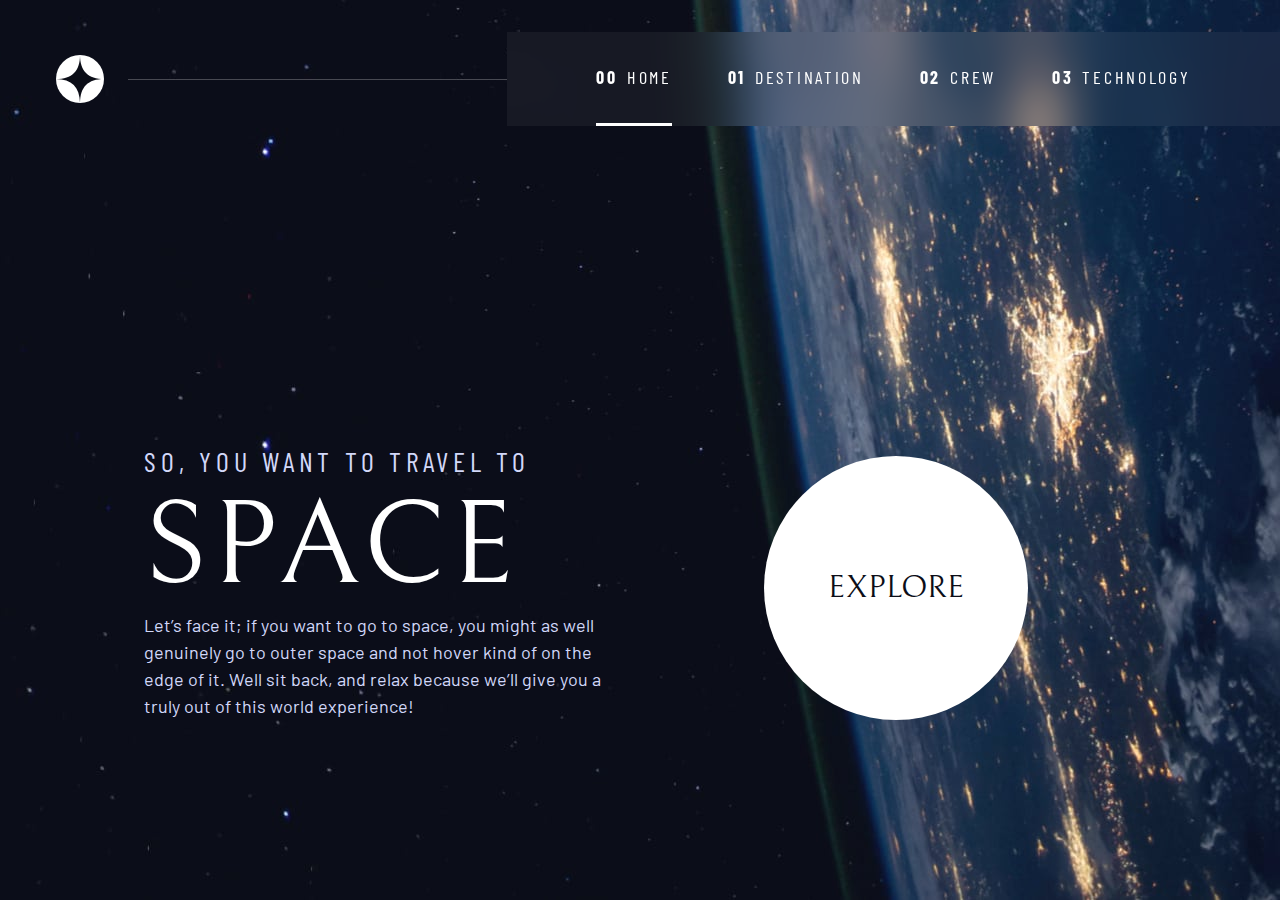
<file: index.html>
<!DOCTYPE html>
<html lang="en">
  <head>
    <meta charset="UTF-8" />
    <meta name="viewport" content="width=device-width, initial-scale=1.0" />

    <link
      rel="icon"
      type="image/png"
      sizes="32x32"
      href="./assets/favicon-32x32.png"
    />
    <!-- Google fonts -->
    <link rel="preconnect" href="https://fonts.googleapis.com" />
    <link rel="preconnect" href="https://fonts.gstatic.com" crossorigin />
    <link
      href="https://fonts.googleapis.com/css2?family=Barlow+Condensed:wght@400;700&family=Bellefair&family=Barlow:wght@400;700&display=swap"
      rel="stylesheet"
    />

    <!-- Our custom CSS -->
    <link rel="stylesheet" href="style.css" />
    <title>Frontend Mentor | Space tourism website</title>
    <script src="Navigation.js" defer></script>
  </head>
  <body class="home">
    <a class="skip-to-content" href="#main">Skip to content</a>
    <header class="primary-header flex">
      <div>
        <img
          src="./assets/shared/logo.svg"
          alt="space tourism logo"
          class="logo"
        />
      </div>
      <button class="mobile-nav-toggle" aria-controls="primary-navigation">
        <span class="sr-only" aria-expanded="false">Menu</span>
      </button>
      <nav>
        <ul
          id="primary-navigation"
          data-visible="false"
          class="primary-navigation underline-indicators flex"
        >
          <li class="active">
            <a
              class="ff-sans-cond uppercase text-white letter-spacing-2"
              href="index.html"
              ><span aria-hidden="true">00</span>Home</a
            >
          </li>
          <li>
            <a
              class="ff-sans-cond uppercase text-white letter-spacing-2"
              href="destination.html"
              ><span aria-hidden="true">01</span>Destination</a
            >
          </li>
          <li>
            <a
              class="ff-sans-cond uppercase text-white letter-spacing-2"
              href="crew.html"
              ><span aria-hidden="true">02</span>Crew</a
            >
          </li>
          <li>
            <a
              class="ff-sans-cond uppercase text-white letter-spacing-2"
              href="technology.html"
              ><span aria-hidden="true">03</span>Technology</a
            >
          </li>
        </ul>
      </nav>
    </header>

    <main id="main" class="grid-container grid-container--home">
      <div>
        <h1 class="text-accent fs-500 ff-sans-cond uppercase letter-spacing-1">
          So, you want to travel to
          <span class="d-block fs-900 ff-serif text-white">Space</span>
        </h1>

        <p class="text-accent">
          Let’s face it; if you want to go to space, you might as well genuinely
          go to outer space and not hover kind of on the edge of it. Well sit
          back, and relax because we’ll give you a truly out of this world
          experience!
        </p>
      </div>
      <div>
        <a
          href="destination.html"
          class="large-button uppercase ff-serif text-dark bg-white"
          >Explore</a
        >
      </div>
    </main>
  </body>
</html>
</file>
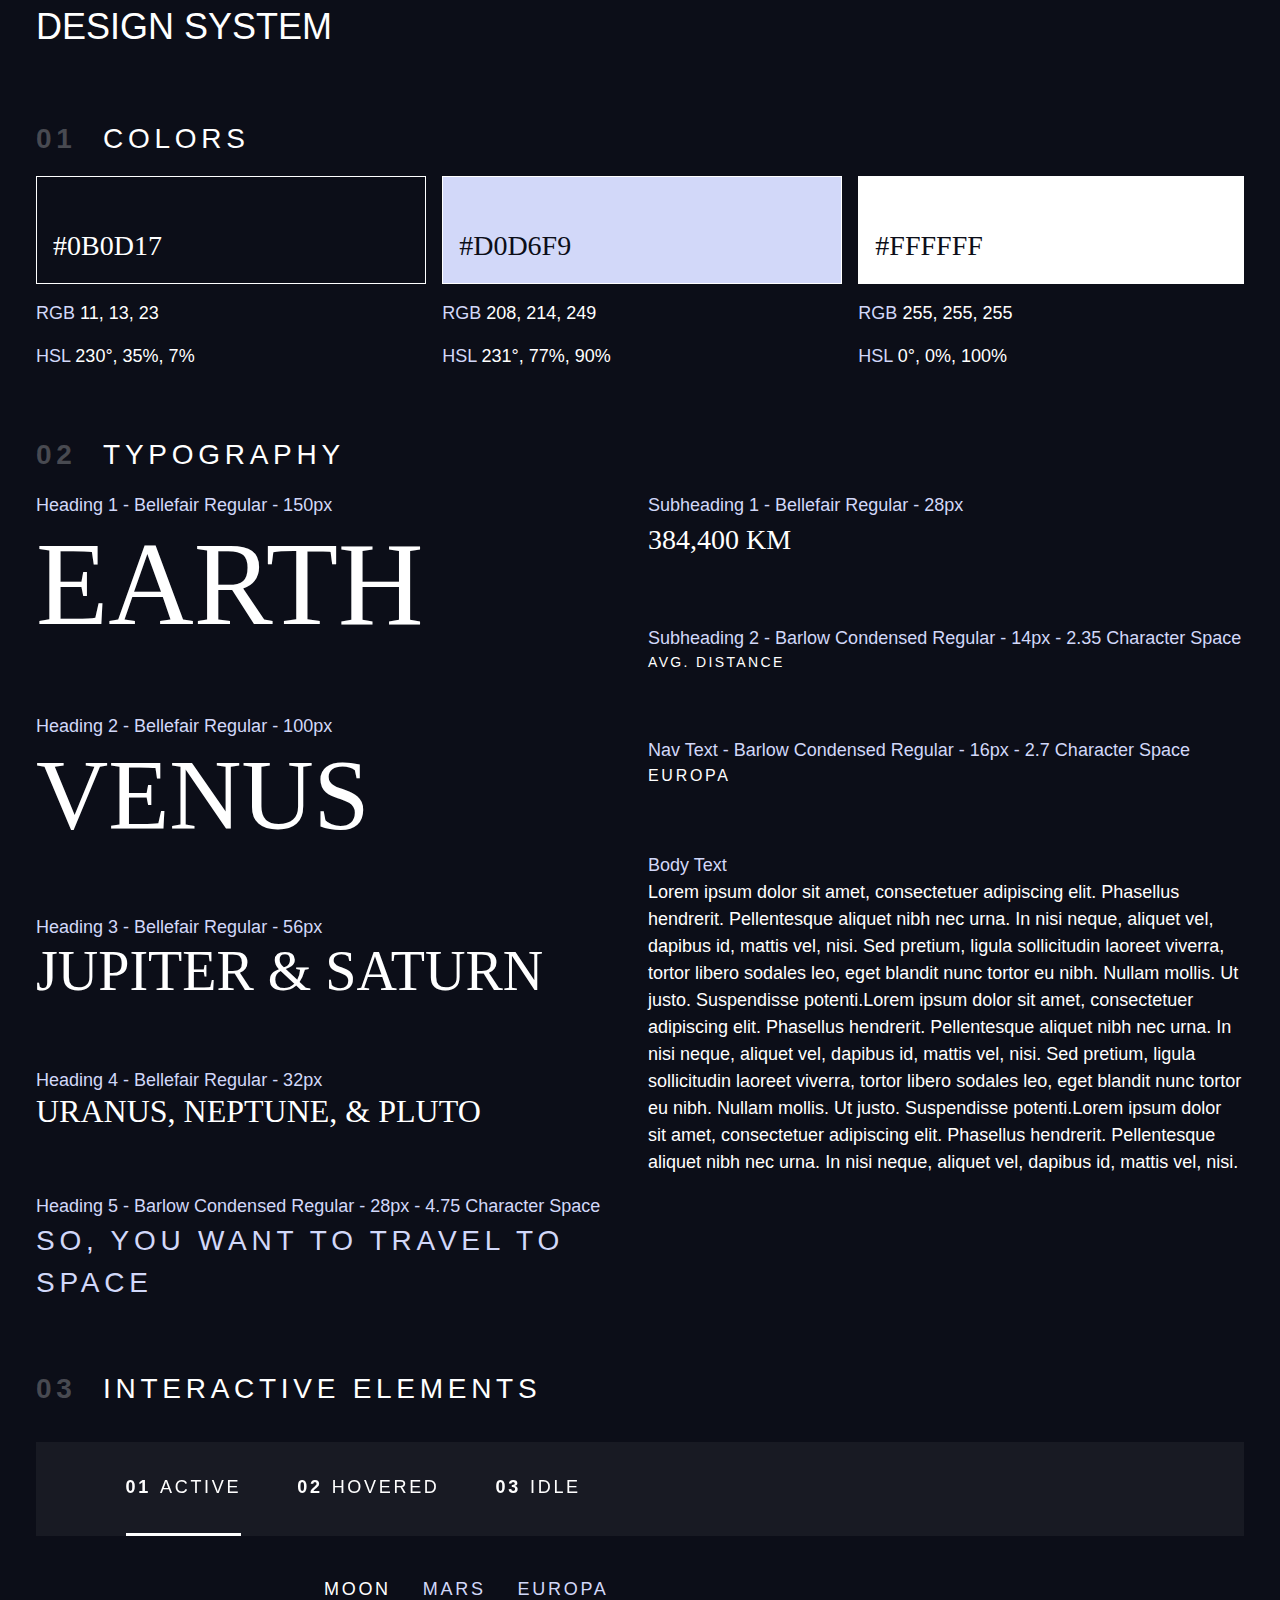
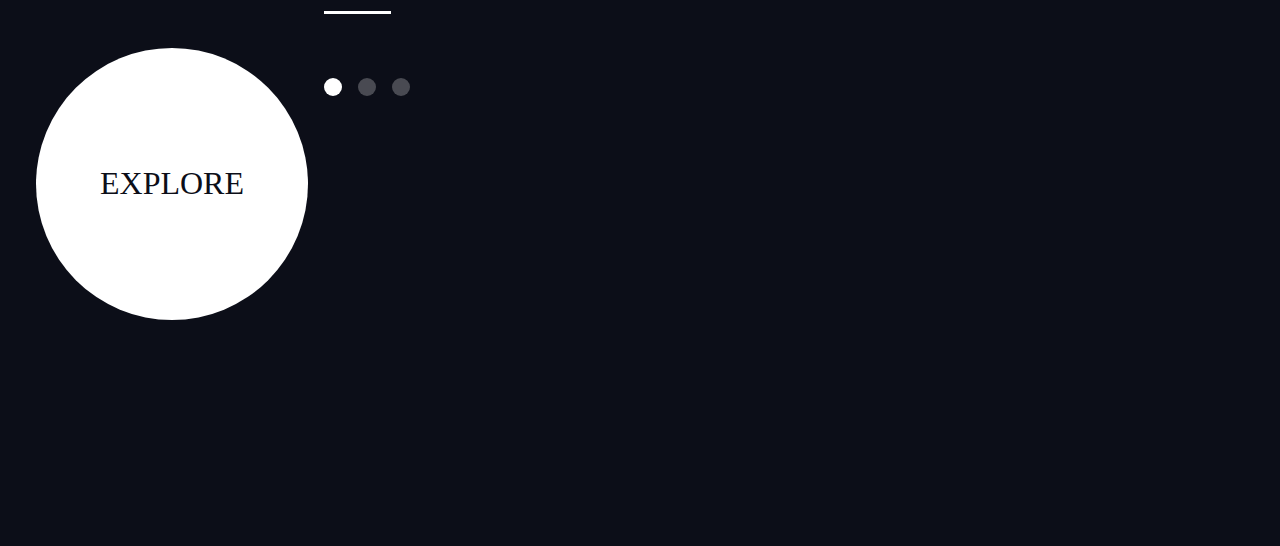
<file: design system.html>
<!DOCTYPE html>
<html lang="en">
  <head>
    <meta charset="UTF-8" />
    <meta http-equiv="X-UA-Compatible" content="IE=edge" />
    <meta name="viewport" content="width=device-width, initial-scale=1.0" />
    <title>Document</title>

    <link rel="stylesheet" href="style.css" />
  </head>
  <body>
    <div class="container flow">
      <h1 class="uppercase">Design system</h1>

      <section class="flow" id="colors" style="margin: 4rem 0">
        <h2 class="numbered-title"><span>01</span> colors</h2>
        <div class="flex">
          <div class="flow" style="flex-grow: 1">
            <div
              class="bg-dark text-white ff-serif fs-500"
              style="padding: 3rem 1rem 1rem; border: 1px solid white"
            >
              #0B0D17
            </div>
            <p><span class="text-accent">RGB</span> 11, 13, 23</p>
            <p><span class="text-accent">HSL</span> 230°, 35%, 7%</p>
          </div>
          <div class="flow" style="flex-grow: 1">
            <div
              class="bg-accent text-dark ff-serif fs-500"
              style="padding: 3rem 1rem 1rem; border: 1px solid white"
            >
              #D0D6F9
            </div>
            <p><span class="text-accent">RGB</span> 208, 214, 249</p>
            <p><span class="text-accent">HSL</span> 231°, 77%, 90%</p>
          </div>
          <div class="flow" style="flex-grow: 1">
            <div
              class="bg-white text-dark ff-serif fs-500"
              style="padding: 3rem 1rem 1rem; border: 1px solid white"
            >
              #FFFFFF
            </div>
            <p><span class="text-accent">RGB</span> 255, 255, 255</p>
            <p><span class="text-accent">HSL</span> 0°, 0%, 100%</p>
          </div>
        </div>
      </section>

      <section class="flow" id="typography" style="margin: 4rem 0">
        <h2 class="numbered-title"><span>02 </span>Typography</h2>
        <div class="flex">
          <div class="flow" style="flex-basis: 100%; --flow-space: 4rem">
            <div>
              <p class="text-accent">Heading 1 - Bellefair Regular - 150px</p>
              <p class="fs-900 ff-serif uppercase">Earth</p>
            </div>
            <div>
              <p class="text-accent">Heading 2 - Bellefair Regular - 100px</p>
              <p class="fs-800 ff-serif uppercase">Venus</p>
            </div>
            <div>
              <p class="text-accent">Heading 3 - Bellefair Regular - 56px</p>
              <p class="fs-700 ff-serif uppercase">Jupiter & Saturn</p>
            </div>
            <div>
              <p class="text-accent">Heading 4 - Bellefair Regular - 32px</p>
              <p class="fs-600 ff-serif uppercase">Uranus, Neptune, & Pluto</p>
            </div>
            <div>
              <p class="text-accent">
                Heading 5 - Barlow Condensed Regular - 28px - 4.75 Character
                Space
              </p>
              <p
                class="
                  text-accent
                  fs-500
                  ff-sans-cond
                  uppercase
                  letter-spacing-1
                "
              >
                So, you want to travel to space
              </p>
            </div>
          </div>

          <div class="flow" style="flex-basis: 100%; --flow-space: 4rem">
            <div>
              <p class="text-accent">Subheading 1 - Bellefair Regular - 28px</p>
              <p class="fs-500 ff-serif uppercase">384,400 km</p>
            </div>
            <div>
              <p class="text-accent">
                Subheading 2 - Barlow Condensed Regular - 14px - 2.35 Character
                Space
              </p>
              <p class="fs-200 uppercase ff-sans-cond letter-spacing-3">
                Avg. Distance
              </p>
            </div>
            <div>
              <p class="text-accent">
                Nav Text - Barlow Condensed Regular - 16px - 2.7 Character Space
              </p>
              <p class="fs-300 uppercase ff-sans-cond letter-spacing-2">
                Europa
              </p>
            </div>
            <div>
              <p class="text-accent">Body Text</p>
              <p>
                Lorem ipsum dolor sit amet, consectetuer adipiscing elit.
                Phasellus hendrerit. Pellentesque aliquet nibh nec urna. In nisi
                neque, aliquet vel, dapibus id, mattis vel, nisi. Sed pretium,
                ligula sollicitudin laoreet viverra, tortor libero sodales leo,
                eget blandit nunc tortor eu nibh. Nullam mollis. Ut justo.
                Suspendisse potenti.Lorem ipsum dolor sit amet, consectetuer
                adipiscing elit. Phasellus hendrerit. Pellentesque aliquet nibh
                nec urna. In nisi neque, aliquet vel, dapibus id, mattis vel,
                nisi. Sed pretium, ligula sollicitudin laoreet viverra, tortor
                libero sodales leo, eget blandit nunc tortor eu nibh. Nullam
                mollis. Ut justo. Suspendisse potenti.Lorem ipsum dolor sit
                amet, consectetuer adipiscing elit. Phasellus hendrerit.
                Pellentesque aliquet nibh nec urna. In nisi neque, aliquet vel,
                dapibus id, mattis vel, nisi.
              </p>
            </div>
          </div>
        </div>
      </section>

      <section class="flow" id="interactive-elements">
        <h2 class="numbered-title"><span>03</span> Interactive elements</h2>

        <!-- navigation -->
        <div>
          <nav>
            <ul class="primary-navigation underline-indicators flex">
              <li class="active">
                <a class="uppercase text-white letter-spacing-2" href="#"
                  ><span>01</span>Active</a
                >
              </li>
              <li>
                <a class="uppercase text-white letter-spacing-2" href="#"
                  ><span>02</span>Hovered</a
                >
              </li>
              <li>
                <a class="uppercase text-white letter-spacing-2" href="#"
                  ><span>03</span>Idle</a
                >
              </li>
            </ul>
          </nav>
        </div>

        <div class="flex">
          <div style="margin-top: 5rem">
            <!-- explore button -->
            <a
              href="#"
              class="large-button uppercase ff-serif fs-600 text-dark bg-white"
              >Explore</a
            >
          </div>

          <div class="flow" style="margin-bottom: 50vh; --flow-space: 4rem">
            <!-- Tabs -->
            <div class="tab-list underline-indicators flex">
              <button
                aria-selected="true"
                class="
                  uppercase
                  ff-sans-cond
                  text-accent
                  bg-dark
                  letter-spacing-2
                "
              >
                Moon
              </button>
              <button
                aria-selected="false"
                class="
                  uppercase
                  ff-sans-cond
                  text-accent
                  bg-dark
                  letter-spacing-2
                "
              >
                Mars
              </button>
              <button
                aria-selected="false"
                class="
                  uppercase
                  ff-sans-cond
                  text-accent
                  bg-dark
                  letter-spacing-2
                "
              >
                Europa
              </button>
            </div>

            <!-- Dots -->
            <div class="dot-indicators flex">
              <button aria-selected="true">
                <span class="sr-only">Slide title</span>
              </button>
              <button aria-selected="false">
                <span class="sr-only">Slide title</span>
              </button>
              <button aria-selected="false">
                <span class="sr-only">Slide title</span>
              </button>
            </div>

            <!-- Numbers -->
          </div>
        </div>
      </section>
    </div>
  </body>
</html>
</file>
<file: style.css>
/* ------------------- */
/* Custom properties   */
/* ------------------- */

:root {
  /* colors */
  --clr-dark: 230 35% 7%;
  --clr-light: 231 77% 90%;
  --clr-white: 0 0% 100%;

  /* font-sizes */
  --fs-900: clamp(5rem, 8vw + 1rem, 9.375rem);
  --fs-800: 3.5rem;
  --fs-700: 1.5rem;
  --fs-600: 1rem;
  --fs-500: 1rem;
  --fs-400: 0.9375rem;
  --fs-300: 1rem;
  --fs-200: 0.875rem;

  /* font-families */
  --ff-serif: "Bellefair", serif;
  --ff-sans-cond: "Barlow Condensed", sans-serif;
  --ff-sans-normal: "Barlow", sans-serif;
}

@media (min-width: 35em) {
  :root {
    --fs-800: 5rem;
    --fs-700: 2.5rem;
    --fs-600: 1.5rem;
    --fs-500: 1.25rem;
    --fs-400: 1rem;
  }
}

@media (min-width: 45em) {
  :root {
    /* font-sizes */
    --fs-800: 6.25rem;
    --fs-700: 3.5rem;
    --fs-600: 2rem;
    --fs-500: 1.75rem;
    --fs-400: 1.125rem;
  }
}

/* ------------------- */
/* Reset               */
/* ------------------- */

/* https://piccalil.li/blog/a-modern-css-reset/ */

/* Box sizing */
*,
*::before,
*::after {
  box-sizing: border-box;
}

/* Reset margins */
body,
h1,
h2,
h3,
h4,
h5,
p,
figure,
picture {
  margin: 0;
}

h1,
h2,
h3,
h4,
h5,
h6,
p {
  font-weight: 400;
}

/* set up the body */
body {
  font-family: var(--ff-sans-normal);
  font-size: var(--fs-400);
  color: hsl(var(--clr-white));
  background-color: hsl(var(--clr-dark));
  line-height: 1.5;
  min-height: 100vh;

  display: grid;
  grid-template-rows: min-content 1fr;

  overflow-x: hidden;
}

/* make images easier to work with */
img,
picutre {
  max-width: 100%;
  display: block;
}

/* make form elements easier to work with */
input,
button,
textarea,
select {
  font: inherit;
}

/* remove animations for people who've turned them off */
@media (prefers-reduced-motion: reduce) {
  *,
  *::before,
  *::after {
    animation-duration: 0.01ms !important;
    animation-iteration-count: 1 !important;
    transition-duration: 0.01ms !important;
    scroll-behavior: auto !important;
  }
}

/* ------------------- */
/* Utility classes     */
/* ------------------- */

/* general */

.flex {
  display: flex;
  gap: var(--gap, 1rem);
}

.grid {
  display: grid;
  gap: var(--gap, 1rem);
}

.d-block {
  display: block;
}

.flow > *:where(:not(:first-child)) {
  margin-top: var(--flow-space, 1rem);
}

.flow--space-small {
  --flow-space: 0.75rem;
}

.container {
  padding-inline: 2em;
  margin-inline: auto;
  max-width: 80rem;
}

.sr-only {
  position: absolute;
  width: 1px;
  height: 1px;
  padding: 0;
  margin: -1px;
  overflow: hidden;
  clip: rect(0, 0, 0, 0);
  white-space: nowrap; /* added line */
  border: 0;
}

.skip-to-content {
  position: absolute;
  z-index: 9999;
  background: hsl(var(--clr-white));
  color: hsl(var(--clr-dark));
  padding: 0.5em 1em;
  margin-inline: auto;
  transform: translateY(-100%);
  transition: transform 250ms ease-in;
}

.skip-to-content:focus {
  transform: translateY(0);
}

/* colors */

.bg-dark {
  background-color: hsl(var(--clr-dark));
}
.bg-accent {
  background-color: hsl(var(--clr-light));
}
.bg-white {
  background-color: hsl(var(--clr-white));
}

.text-dark {
  color: hsl(var(--clr-dark));
}
.text-accent {
  color: hsl(var(--clr-light));
}
.text-white {
  color: hsl(var(--clr-white));
}

/* typography */

.ff-serif {
  font-family: var(--ff-serif);
}
.ff-sans-cond {
  font-family: var(--ff-sans-cond);
}
.ff-sans-normal {
  font-family: var(--ff-sans-normal);
}

.letter-spacing-1 {
  letter-spacing: 4.75px;
}
.letter-spacing-2 {
  letter-spacing: 2.7px;
}
.letter-spacing-3 {
  letter-spacing: 2.35px;
}

.uppercase {
  text-transform: uppercase;
}

.fs-900 {
  font-size: var(--fs-900);
}
.fs-800 {
  font-size: var(--fs-800);
}
.fs-700 {
  font-size: var(--fs-700);
}
.fs-600 {
  font-size: var(--fs-600);
}
.fs-500 {
  font-size: var(--fs-500);
}
.fs-400 {
  font-size: var(--fs-400);
}
.fs-300 {
  font-size: var(--fs-300);
}
.fs-200 {
  font-size: var(--fs-200);
}

.fs-900,
.fs-800,
.fs-700,
.fs-600 {
  line-height: 1.1;
}

.numbered-title {
  font-family: var(--ff-sans-cond);
  font-size: var(--fs-500);
  text-transform: uppercase;
  letter-spacing: 4.72px;
}

.numbered-title span {
  margin-right: 0.5em;
  font-weight: 700;
  color: hsl(var(--clr-white) / 0.25);
}

/* ------------------- */
/* Compontents         */
/* ------------------- */

.large-button {
  font-size: 2rem;
  position: relative;
  z-index: 1;
  display: inline-grid;
  place-items: center;
  padding: 0 2em;
  border-radius: 50%;
  aspect-ratio: 1;
  text-decoration: none;
}

.large-button::after {
  content: "";
  position: absolute;
  z-index: -1;
  width: 100%;
  height: 100%;
  background: hsl(var(--clr-white) / 0.1);
  border-radius: 50%;
  opacity: 0;
  transition: opacity 500ms linear, transform 750ms ease-in-out;
}

.large-button:hover::after,
.large-button:focus::after {
  opacity: 1;
  transform: scale(1.5);
}

/* primary-header */

.logo {
  margin: 1.5rem clamp(1.5rem, 5vw, 3.5rem);
}

.primary-header {
  justify-content: space-between;
  align-items: center;
}

.primary-navigation {
  --gap: clamp(1.5rem, 5vw, 3.5rem);
  --underline-gap: 2rem;
  list-style: none;
  padding: 0;
  margin: 0;
  background: hsl(var(--clr-white) / 0.05);
  backdrop-filter: blur(1.5rem);
}

.primary-navigation a {
  text-decoration: none;
}

.primary-navigation a > span {
  font-weight: 700;
  margin-right: 0.5em;
}

.mobile-nav-toggle {
  display: none;
}

@media (max-width: 35rem) {
  .primary-navigation {
    --underline-gap: 0.5rem;
    position: fixed;
    z-index: 1000;
    inset: 0 0 0 30%;
    list-style: none;
    padding: min(20rem, 15vh) 2rem;
    margin: 0;
    flex-direction: column;
    transform: translateX(100%);
    transition: transform 500ms ease-in-out;
  }

  .primary-navigation[data-visible="true"] {
    transform: translateX(0);
  }

  .primary-navigation.underline-indicators > .active {
    border: 0;
  }

  .mobile-nav-toggle {
    display: block;
    position: absolute;
    z-index: 2000;
    right: 1rem;
    top: 2rem;
    background: transparent;
    background-image: url(./assets/shared/icon-hamburger.svg);
    background-repeat: no-repeat;
    background-position: center;
    width: 1.5rem;
    aspect-ratio: 1;
    border: 0;
  }

  .mobile-nav-toggle[aria-expanded="true"] {
    background-image: url(./assets/shared/icon-close.svg);
  }

  .mobile-nav-toggle:focus-visible {
    outline: 5px solid white;
    outline-offset: 5px;
  }
}

@media (min-width: 35em) {
  .primary-navigation {
    padding-inline: clamp(3rem, 7vw, 7rem);
  }
}

@media (min-width: 35em) and (max-width: 44.999em) {
  .primary-navigation a > span {
    display: none;
  }
}

@media (min-width: 45em) {
  .primary-header::after {
    content: "";
    display: block;
    position: relative;
    height: 1px;
    width: 100%;
    margin-right: -2.5rem;
    background: hsl(var(--clr-white) / 0.25);
    order: 1;
  }

  nav {
    order: 2;
  }

  .primary-navigation {
    margin-block: 2rem;
  }
}

.underline-indicators > * {
  cursor: pointer;
  padding: var(--underline-gap, 0.5rem) 0;
  border: 0;
  border-bottom: 0.2rem solid hsl(var(--clr-white) / 0);
  background-color: transparent;
}

.underline-indicators > *:hover,
.underline-indicators > *:focus {
  border-color: hsl(var(--clr-white) / 0.5);
}

.underline-indicators > .active,
.underline-indicators > [aria-selected="true"] {
  color: hsl(var(--clr-white) / 1);
  border-color: hsl(var(--clr-white) / 1);
}

.tab-list {
  --gap: 2rem;
}

.dot-indicators > * {
  cursor: pointer;
  border: 0;
  border-radius: 50%;
  padding: 0.5em;
  background-color: hsl(var(--clr-white) / 0.25);
}

.dot-indicators > *:hover,
.dot-indicators > *:focus {
  background-color: hsl(var(--clr-white) / 0.5);
}

.dot-indicators > [aria-selected="true"] {
  background-color: hsl(var(--clr-white) / 1);
}

.dot-indicators-technology * {
  cursor: pointer;
  border: solid 1px;
  border-color: hsl(var(--clr-white) / 1);
  border-radius: 50%;
  color: white;
  background-color: transparent;
}

.dot-indicators-technology span {
  border: none;
}

.dot-indicators-technology button {
  padding-inline: 1rem;
}

.dot-indicators-technology > *:hover,
.dot-indicators-technology > *:focus {
  background-color: hsl(var(--clr-white) / 1);
  color: black !important;
}

.dot-indicators-technology > [aria-selected="true"] {
  background-color: hsl(var(--clr-white) / 1);
  color: black;
}

/* ----------------------------- */
/* Page specific background      */
/* ----------------------------- */
body {
  background-size: cover;
  background-position: bottom center;
}
/* home */
.home {
  background-image: url(./assets/home/background-home-mobile.jpg);
}

@media (min-width: 35rem) {
  .home {
    background-position: center center;
    background-image: url(./assets/home/background-home-tablet.jpg);
  }
}

@media (min-width: 45rem) {
  .home {
    background-image: url(./assets/home/background-home-desktop.jpg);
  }
}

/* destination */
.destination {
  background-image: url(./assets/destination/background-destination-mobile.jpg);
}

@media (min-width: 35rem) {
  .destination {
    background-position: center center;
    background-image: url(./assets/destination/background-destination-tablet.jpg);
  }
}

@media (min-width: 45rem) {
  .destination {
    background-image: url(./assets/destination/background-destination-desktop.jpg);
  }
}

/* crew */
.crew {
  background-image: url(./assets/crew/background-crew-mobile.jpg);
  
}

@media (min-width: 35rem) {
  .crew {
    background-position: center center;
    background-image: url(./assets/crew/background-crew-tablet.jpg);
  }
}

@media (min-width: 45rem) {
  .crew {
    background-image: url(./assets/crew/background-crew-desktop.jpg);
  }
}

/* technology */
.technology {
  background-image: url(./assets/technology/background-technology-mobile.jpg);
}

@media (min-width: 35rem) {
  .technology {
    background-position: center center;
    background-image: url(./assets/technology/background-technology-tablet.jpg);
  }
}

@media (min-width: 45rem) {
  .technology {
    background-image: url(./assets/technology/background-technology-desktop.jpg);
  }
}

/* ----------------------------- */
/* Layout                        */
/* ----------------------------- */

.grid-container {
  text-align: center;
  display: grid;
  place-items: center;
  padding-inline: 1rem;
  padding-bottom: 4rem;
}

.grid-container p:not([class]) {
  max-width: 50ch;
}

.numbered-title {
  grid-area: title;
}

/* destination layout */

.grid-container--destination {
  --flow-space: 2rem;
  grid-template-areas:
    "title"
    "image"
    "tabs"
    "content";
}

.grid-container--destination > picture {
  grid-area: image;
  max-width: 60%;
  align-self: start;
}

.grid-container--destination > .tab-list {
  grid-area: tabs;
}

.grid-container--destination > .destination-info {
  grid-area: content;
}

.destination-meta {
  flex-direction: column;
  border-top: 1px solid hsl(var(--clr-white) / 0.1);
  padding-top: 2.5rem;
  margin-top: 2.5rem;
}

.destination-meta p {
  font-size: 1.75rem;
}

/* crew layout */

.grid-container--crew {
  --flow-space: 2rem;
  grid-template-areas:
    "title"
    "image"
    "tabs"
    "content";
}

.grid-container--crew > picture {
  grid-area: image;
  max-width: 60%;
  border-bottom: 1px solid hsl(var(--clr-white) / 0.1);
}

.grid-container--crew > .dot-indicators {
  grid-area: tabs;
}

.grid-container--crew > .crew-details {
  grid-area: content;
}

.crew-details h2 {
  color: hsl(var(--clr-white) / 0.5);
}

@media (min-width: 35em) {
  .numbered-title {
    justify-self: start;
    margin-top: 2rem;
  }

  .destination-meta {
    flex-direction: row;
    justify-content: space-evenly;
  }

  .grid-container--crew {
    padding-bottom: 0;
    grid-template-areas:
      "title"
      "content"
      "tabs"
      "image";
  }
}

@media (min-width: 45em) {
  .grid-container {
    text-align: left;
    column-gap: var(--container-gap, 2rem);
    grid-template-columns: minmax(1rem, 1fr) repeat(2, minmax(0, 30rem)) minmax(
        1rem,
        1fr
      );
  }

  .grid-container--home {
    padding-bottom: max(6rem, 20vh);
    align-items: end;
  }

  .grid-container--home > *:first-child {
    grid-column: 2;
  }

  .grid-container--home > *:last-child {
    grid-column: 3;
  }

  .grid-container--destination {
    justify-items: start;
    align-content: start;
    grid-template-areas:
      ". title title ."
      ". image tabs ."
      ". image content .";
  }

  .grid-container--destination > picture {
    max-width: 90%;
  }

  .destination-meta {
    --gap: min(6vw, 6rem);
    justify-content: start;
  }

  .grid-container--crew {
    grid-template-columns: minmax(1rem, 1fr) minmax(0, 37rem) minmax(0, 23rem) minmax(
        1rem,
        1fr
      );
    justify-items: start;
    grid-template-areas:
      ". title title ."
      ". content image ."
      ". tabs image .";
  }

  .grid-container--crew > picture {
    grid-column: span 2;
    align-self: end;
    max-width: 90%;
  }
}

/* technology layout */

.grid-container--technology {
  --flow-space: 2rem;
  grid-template-areas:
    "title"
    "image"
    "tabs"
    "content";
}

.portrait-img {
  display: none;
}

@media (min-width: 45em) {
  .portrait-img {
    display: block;
  }
  .landscape-img {
    display: none;
  }

  .grid-container--technology > .dot-indicators {
    flex-direction: column;
    --gap: min(3vw, 3rem);
  }

  .grid-container--technology > picture {
    grid-area: image;
  }

  .grid-container--technology > .dot-indicators {
    grid-area: tabs;
  }

  .grid-container--technology > .crew-details {
    grid-area: content;
  }

  .grid-container--technology {
    grid-template-columns: minmax(0, 17rem) minmax(0, 3rem) minmax(0, 37rem) minmax(
        0,
        auto
      );
    justify-items: start;
    grid-template-areas:
      ". title title ."
      ". tabs content image";
  }

  .grid-container--technology > picture {
    justify-self: end !important;
  }
}
</file>
